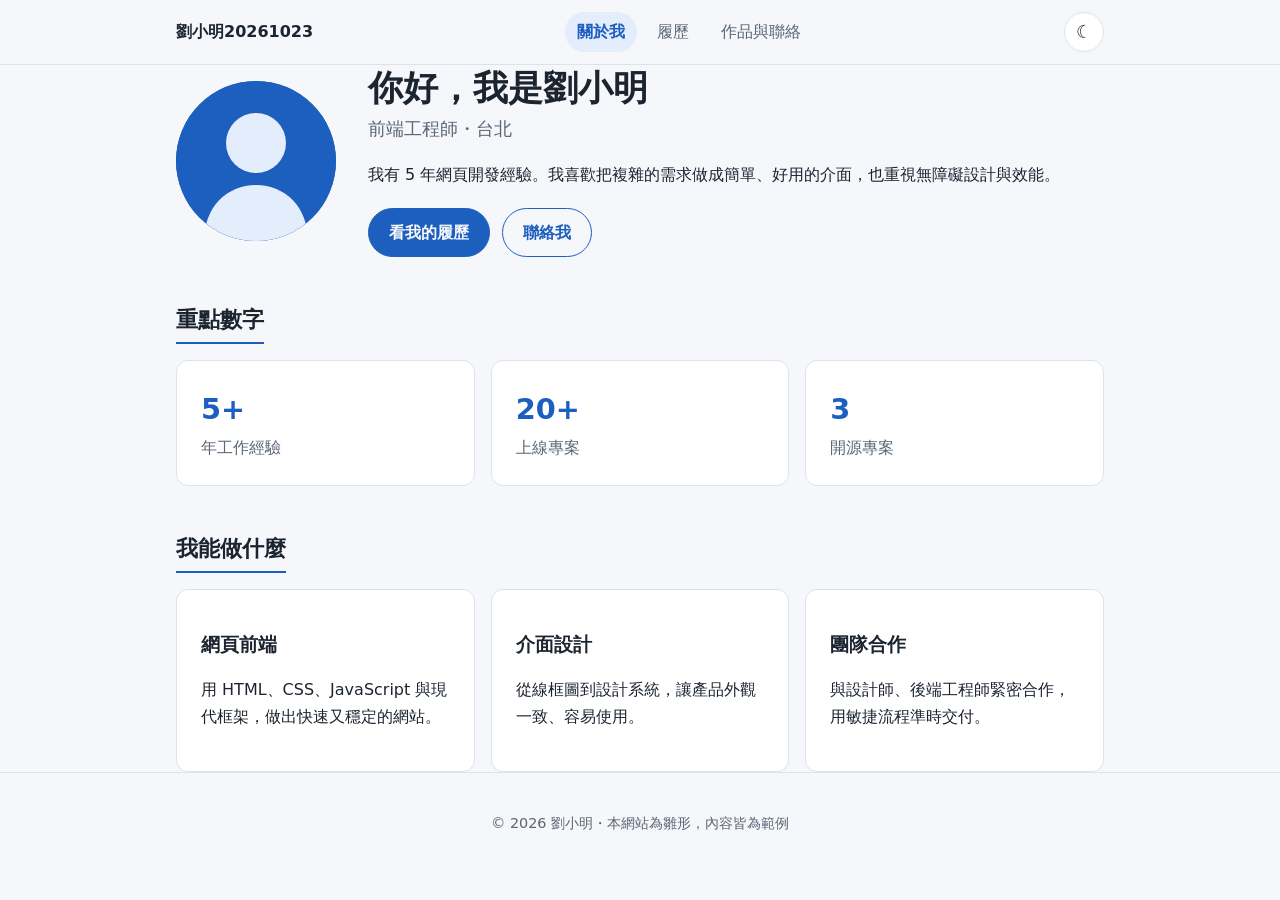
<file: index.html>
<!DOCTYPE html>
<html lang="zh-Hant">
<head>
  <meta charset="UTF-8">
  <meta name="viewport" content="width=device-width, initial-scale=1">
  <title>劉小明20261023｜個人履歷</title>
  <meta name="description" content="劉小明的個人履歷網站雛形">
  <link rel="stylesheet" href="css/style.css">
  <script src="js/main.js" defer></script>
</head>
<body>
  <header class="site-header">
    <nav class="nav container" aria-label="主選單">
      <a class="brand" href="index.html">劉小明20261023</a>
      <ul class="nav-links">
        <li><a href="index.html">關於我</a></li>
        <li><a href="resume.html">履歷</a></li>
        <li><a href="projects.html">作品與聯絡</a></li>
      </ul>
      <div class="nav-actions">
        <button class="icon-btn" id="theme-toggle" type="button" aria-label="切換主題">☾</button>
        <button class="icon-btn menu-btn" id="menu-toggle" type="button" aria-label="開啟選單" aria-expanded="false">☰</button>
      </div>
    </nav>
  </header>

  <main class="container">
    <section class="hero">
      <img class="avatar" src="images/avatar.svg" alt="劉小明的大頭照" width="160" height="160">
      <div>
        <h1>你好，我是劉小明</h1>
        <p class="role">前端工程師・台北</p>
        <p>我有 5 年網頁開發經驗。我喜歡把複雜的需求做成簡單、好用的介面，也重視無障礙設計與效能。</p>
        <div class="actions">
          <a class="btn btn-primary" href="resume.html">看我的履歷</a>
          <a class="btn btn-ghost" href="projects.html#contact">聯絡我</a>
        </div>
      </div>
    </section>

    <section class="section">
      <h2 class="section-title">重點數字</h2>
      <div class="stats">
        <div class="card stat"><strong>5+</strong><span>年工作經驗</span></div>
        <div class="card stat"><strong>20+</strong><span>上線專案</span></div>
        <div class="card stat"><strong>3</strong><span>開源專案</span></div>
      </div>
    </section>

    <section class="section">
      <h2 class="section-title">我能做什麼</h2>
      <div class="grid">
        <div class="card">
          <h3>網頁前端</h3>
          <p>用 HTML、CSS、JavaScript 與現代框架，做出快速又穩定的網站。</p>
        </div>
        <div class="card">
          <h3>介面設計</h3>
          <p>從線框圖到設計系統，讓產品外觀一致、容易使用。</p>
        </div>
        <div class="card">
          <h3>團隊合作</h3>
          <p>與設計師、後端工程師緊密合作，用敏捷流程準時交付。</p>
        </div>
      </div>
    </section>
  </main>

  <footer class="site-footer">
    <p>© <span id="year"></span> 劉小明・本網站為雛形，內容皆為範例</p>
  </footer>
</body>
</html>
</file>
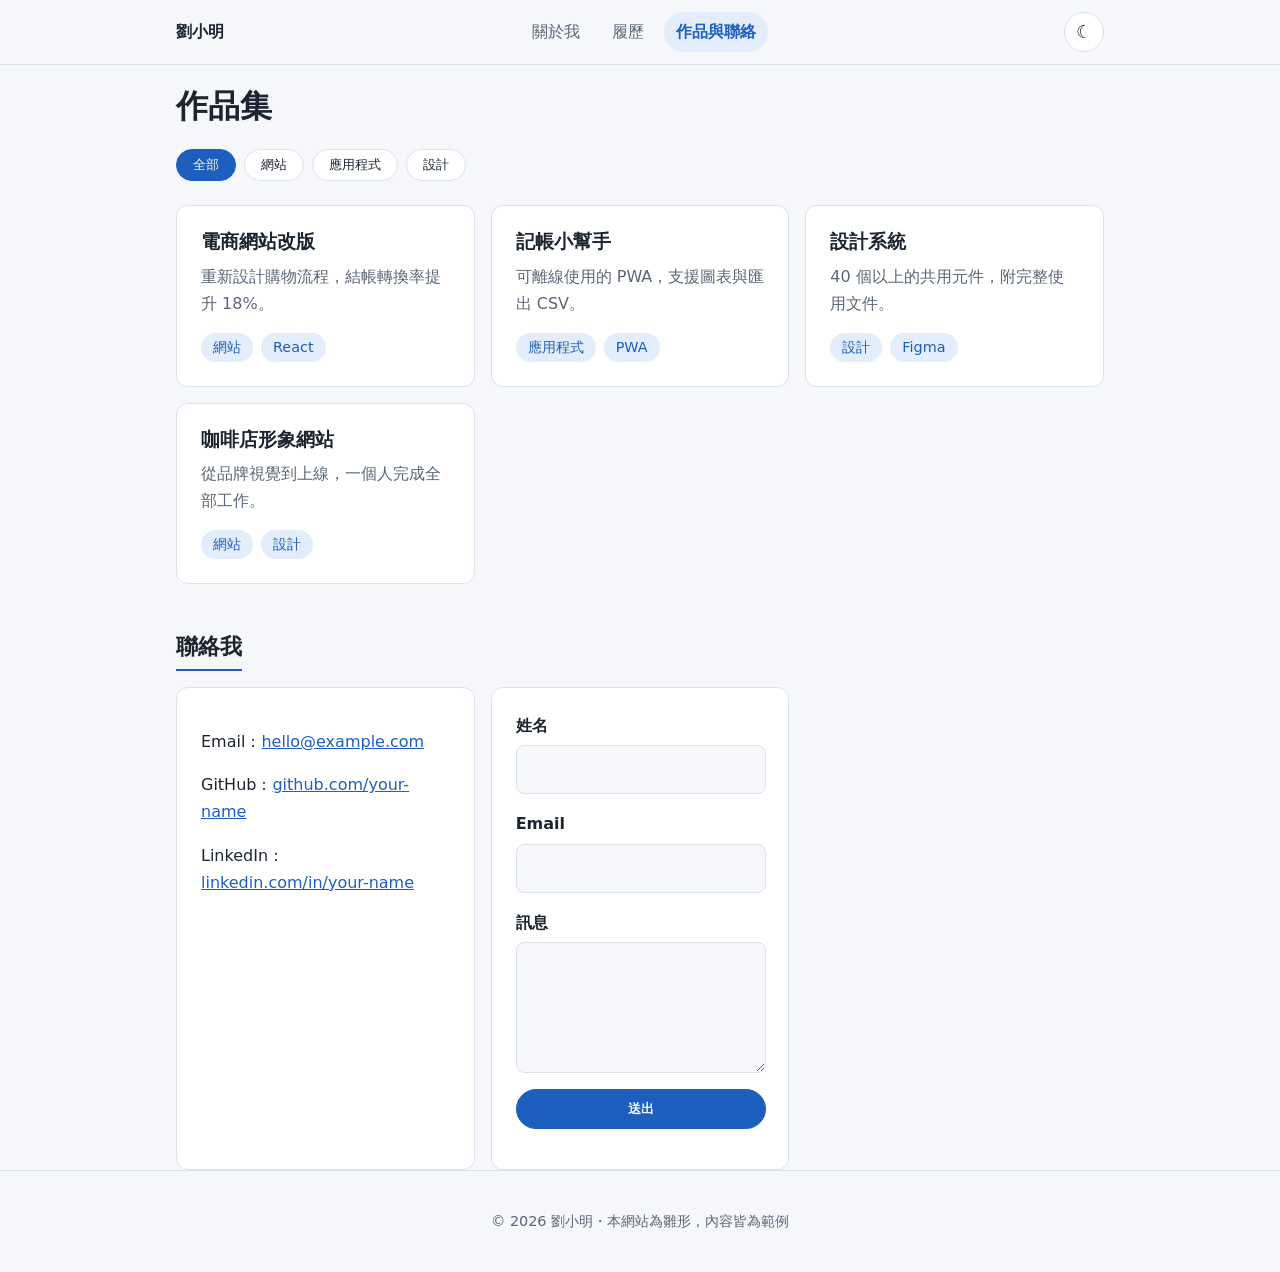
<file: projects.html>
<!DOCTYPE html>
<html lang="zh-Hant">
<head>
  <meta charset="UTF-8">
  <meta name="viewport" content="width=device-width, initial-scale=1">
  <title>作品與聯絡｜劉小明</title>
  <meta name="description" content="劉小明的作品集與聯絡方式">
  <link rel="stylesheet" href="css/style.css">
  <script src="js/main.js" defer></script>
</head>
<body>
  <header class="site-header">
    <nav class="nav container" aria-label="主選單">
      <a class="brand" href="index.html">劉小明</a>
      <ul class="nav-links">
        <li><a href="index.html">關於我</a></li>
        <li><a href="resume.html">履歷</a></li>
        <li><a href="projects.html">作品與聯絡</a></li>
      </ul>
      <div class="nav-actions">
        <button class="icon-btn" id="theme-toggle" type="button" aria-label="切換主題">☾</button>
        <button class="icon-btn menu-btn" id="menu-toggle" type="button" aria-label="開啟選單" aria-expanded="false">☰</button>
      </div>
    </nav>
  </header>

  <main class="container">
    <h1>作品集</h1>

    <div class="filters" role="group" aria-label="依類別篩選作品">
      <button class="filter-btn" type="button" data-filter="all" aria-pressed="true">全部</button>
      <button class="filter-btn" type="button" data-filter="web" aria-pressed="false">網站</button>
      <button class="filter-btn" type="button" data-filter="app" aria-pressed="false">應用程式</button>
      <button class="filter-btn" type="button" data-filter="design" aria-pressed="false">設計</button>
    </div>

    <div class="grid">
      <article class="card project" data-tags="web">
        <h3>電商網站改版</h3>
        <p>重新設計購物流程，結帳轉換率提升 18%。</p>
        <ul class="tags"><li>網站</li><li>React</li></ul>
      </article>
      <article class="card project" data-tags="app">
        <h3>記帳小幫手</h3>
        <p>可離線使用的 PWA，支援圖表與匯出 CSV。</p>
        <ul class="tags"><li>應用程式</li><li>PWA</li></ul>
      </article>
      <article class="card project" data-tags="design">
        <h3>設計系統</h3>
        <p>40 個以上的共用元件，附完整使用文件。</p>
        <ul class="tags"><li>設計</li><li>Figma</li></ul>
      </article>
      <article class="card project" data-tags="web design">
        <h3>咖啡店形象網站</h3>
        <p>從品牌視覺到上線，一個人完成全部工作。</p>
        <ul class="tags"><li>網站</li><li>設計</li></ul>
      </article>
    </div>

    <section class="section" id="contact">
      <h2 class="section-title">聯絡我</h2>
      <div class="grid">
        <div class="card">
          <p>Email：<a href="mailto:hello@example.com">hello@example.com</a></p>
          <p>GitHub：<a href="https://github.com/">github.com/your-name</a></p>
          <p>LinkedIn：<a href="https://www.linkedin.com/">linkedin.com/in/your-name</a></p>
        </div>
        <form class="card form" id="contact-form">
          <label>姓名<input name="name" type="text" required autocomplete="name"></label>
          <label>Email<input name="email" type="email" required autocomplete="email"></label>
          <label>訊息<textarea name="message" rows="4" required></textarea></label>
          <button class="btn btn-primary" type="submit">送出</button>
          <p class="form-status" id="form-status" role="status"></p>
        </form>
      </div>
    </section>
  </main>

  <footer class="site-footer">
    <p>© <span id="year"></span> 劉小明・本網站為雛形，內容皆為範例</p>
  </footer>
</body>
</html>
</file>
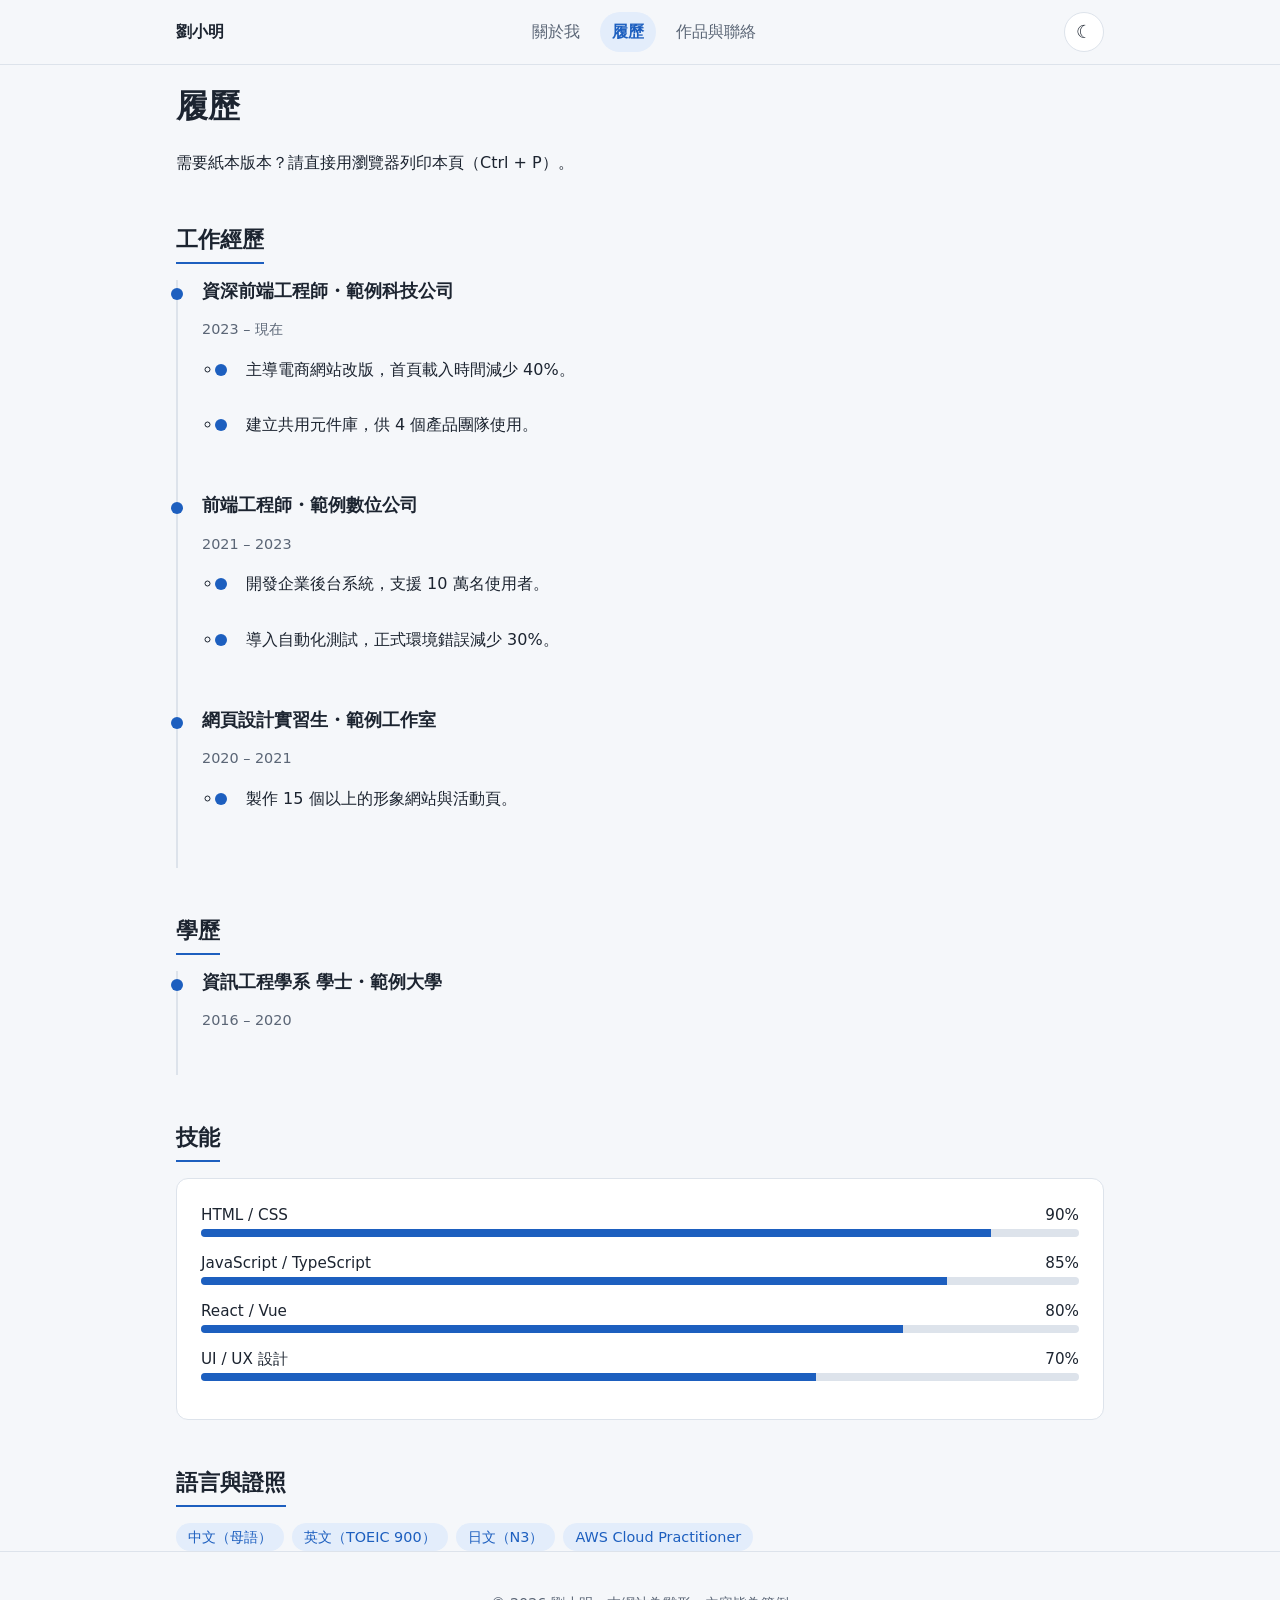
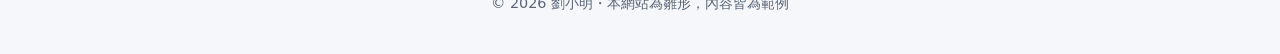
<file: resume.html>
<!DOCTYPE html>
<html lang="zh-Hant">
<head>
  <meta charset="UTF-8">
  <meta name="viewport" content="width=device-width, initial-scale=1">
  <title>履歷｜劉小明</title>
  <meta name="description" content="劉小明的工作經歷、學歷與技能">
  <link rel="stylesheet" href="css/style.css">
  <script src="js/main.js" defer></script>
</head>
<body>
  <header class="site-header">
    <nav class="nav container" aria-label="主選單">
      <a class="brand" href="index.html">劉小明</a>
      <ul class="nav-links">
        <li><a href="index.html">關於我</a></li>
        <li><a href="resume.html">履歷</a></li>
        <li><a href="projects.html">作品與聯絡</a></li>
      </ul>
      <div class="nav-actions">
        <button class="icon-btn" id="theme-toggle" type="button" aria-label="切換主題">☾</button>
        <button class="icon-btn menu-btn" id="menu-toggle" type="button" aria-label="開啟選單" aria-expanded="false">☰</button>
      </div>
    </nav>
  </header>

  <main class="container">
    <h1>履歷</h1>
    <p>需要紙本版本？請直接用瀏覽器列印本頁（Ctrl + P）。</p>

    <section class="section">
      <h2 class="section-title">工作經歷</h2>
      <ol class="timeline">
        <li>
          <h3>資深前端工程師・範例科技公司</h3>
          <p class="meta">2023 – 現在</p>
          <ul>
            <li>主導電商網站改版，首頁載入時間減少 40%。</li>
            <li>建立共用元件庫，供 4 個產品團隊使用。</li>
          </ul>
        </li>
        <li>
          <h3>前端工程師・範例數位公司</h3>
          <p class="meta">2021 – 2023</p>
          <ul>
            <li>開發企業後台系統，支援 10 萬名使用者。</li>
            <li>導入自動化測試，正式環境錯誤減少 30%。</li>
          </ul>
        </li>
        <li>
          <h3>網頁設計實習生・範例工作室</h3>
          <p class="meta">2020 – 2021</p>
          <ul>
            <li>製作 15 個以上的形象網站與活動頁。</li>
          </ul>
        </li>
      </ol>
    </section>

    <section class="section">
      <h2 class="section-title">學歷</h2>
      <ol class="timeline">
        <li>
          <h3>資訊工程學系 學士・範例大學</h3>
          <p class="meta">2016 – 2020</p>
        </li>
      </ol>
    </section>

    <section class="section">
      <h2 class="section-title">技能</h2>
      <div class="card">
        <div class="skill">
          <div class="skill-head"><span>HTML / CSS</span><span>90%</span></div>
          <div class="bar"><span data-level="90"></span></div>
        </div>
        <div class="skill">
          <div class="skill-head"><span>JavaScript / TypeScript</span><span>85%</span></div>
          <div class="bar"><span data-level="85"></span></div>
        </div>
        <div class="skill">
          <div class="skill-head"><span>React / Vue</span><span>80%</span></div>
          <div class="bar"><span data-level="80"></span></div>
        </div>
        <div class="skill">
          <div class="skill-head"><span>UI / UX 設計</span><span>70%</span></div>
          <div class="bar"><span data-level="70"></span></div>
        </div>
      </div>
    </section>

    <section class="section">
      <h2 class="section-title">語言與證照</h2>
      <ul class="tags">
        <li>中文（母語）</li>
        <li>英文（TOEIC 900）</li>
        <li>日文（N3）</li>
        <li>AWS Cloud Practitioner</li>
      </ul>
    </section>
  </main>

  <footer class="site-footer">
    <p>© <span id="year"></span> 劉小明・本網站為雛形，內容皆為範例</p>
  </footer>
</body>
</html>
</file>
<file: css/style.css>
:root {
  --bg: #f5f7fa;
  --surface: #ffffff;
  --text: #1c2430;
  --muted: #5b6676;
  --line: #dde3eb;
  --accent: #1d5fbf;
  --accent-soft: #e3edfb;
  --radius: 12px;
  --max: 960px;
  font-family: "Noto Sans TC", "Microsoft JhengHei", system-ui, sans-serif;
}

:root[data-theme="dark"] {
  --bg: #121722;
  --surface: #1a212d;
  --text: #e5e9f0;
  --muted: #98a3b3;
  --line: #2a3342;
  --accent: #6ea8fe;
  --accent-soft: #1b2d4a;
}

* { box-sizing: border-box; }

body {
  margin: 0;
  background: var(--bg);
  color: var(--text);
  line-height: 1.7;
}

a { color: var(--accent); }

.container {
  max-width: var(--max);
  margin: 0 auto;
  padding: 0 16px;
}

/* Header and navigation */
.site-header {
  position: sticky;
  top: 0;
  z-index: 10;
  background: var(--bg);
  border-bottom: 1px solid var(--line);
}

.nav {
  display: flex;
  align-items: center;
  justify-content: space-between;
  height: 64px;
}

.brand {
  font-weight: 700;
  color: var(--text);
  text-decoration: none;
}

.nav-links {
  display: flex;
  gap: 8px;
  list-style: none;
  margin: 0;
  padding: 0;
}

.nav-links a {
  display: block;
  padding: 6px 12px;
  border-radius: 999px;
  color: var(--muted);
  text-decoration: none;
}

.nav-links a:hover { color: var(--text); }

.nav-links a.active {
  background: var(--accent-soft);
  color: var(--accent);
  font-weight: 600;
}

.nav-actions { display: flex; gap: 8px; }

.icon-btn {
  width: 40px;
  height: 40px;
  border: 1px solid var(--line);
  border-radius: 50%;
  background: var(--surface);
  color: var(--text);
  cursor: pointer;
  font-size: 18px;
}

.menu-btn { display: none; }

/* Common blocks */
main { padding: 48px 0 64px; }

h1, h2, h3 { line-height: 1.3; }

.section { margin-top: 48px; }

.section-title {
  font-size: 1.4rem;
  margin: 0 0 16px;
  padding-bottom: 8px;
  border-bottom: 2px solid var(--accent);
  display: inline-block;
}

.card {
  background: var(--surface);
  border: 1px solid var(--line);
  border-radius: var(--radius);
  padding: 24px;
}

.btn {
  display: inline-block;
  padding: 10px 20px;
  border-radius: 999px;
  border: 1px solid var(--accent);
  text-decoration: none;
  font-weight: 600;
}

.btn-primary { background: var(--accent); color: var(--bg); }
.btn-ghost { color: var(--accent); }

.tags {
  display: flex;
  flex-wrap: wrap;
  gap: 8px;
  list-style: none;
  margin: 0;
  padding: 0;
}

.tags li {
  padding: 2px 12px;
  border-radius: 999px;
  background: var(--accent-soft);
  color: var(--accent);
  font-size: 0.9rem;
}

/* Home */
.hero {
  display: grid;
  grid-template-columns: 160px 1fr;
  gap: 32px;
  align-items: center;
}

.avatar {
  width: 160px;
  height: 160px;
  border-radius: 50%;
  background: var(--accent);
  color: var(--bg);
  display: grid;
  place-items: center;
  font-size: 3.5rem;
  font-weight: 700;
  object-fit: cover;
}

.hero h1 { margin: 0; font-size: 2.2rem; }
.hero .role { margin: 4px 0 16px; color: var(--muted); font-size: 1.1rem; }
.hero .actions { display: flex; flex-wrap: wrap; gap: 12px; margin-top: 20px; }

.stats {
  display: grid;
  grid-template-columns: repeat(3, 1fr);
  gap: 16px;
}

.stat strong { display: block; font-size: 1.8rem; color: var(--accent); }
.stat span { color: var(--muted); }

/* Resume timeline */
.timeline {
  list-style: none;
  margin: 0;
  padding: 0;
  border-left: 2px solid var(--line);
}

.timeline li {
  position: relative;
  padding: 0 0 28px 24px;
}

.timeline li::before {
  content: "";
  position: absolute;
  left: -7px;
  top: 8px;
  width: 12px;
  height: 12px;
  border-radius: 50%;
  background: var(--accent);
}

.timeline h3 { margin: 0; font-size: 1.1rem; }
.timeline .meta { color: var(--muted); font-size: 0.9rem; }
.timeline ul { margin: 8px 0 0; padding-left: 20px; }

.skill { margin-bottom: 14px; }
.skill-head { display: flex; justify-content: space-between; font-size: 0.95rem; }

.bar {
  height: 8px;
  border-radius: 999px;
  background: var(--line);
  overflow: hidden;
}

.bar span {
  display: block;
  height: 100%;
  width: 0;
  background: var(--accent);
  transition: width 0.8s ease;
}

/* Projects */
.filters { display: flex; flex-wrap: wrap; gap: 8px; margin-bottom: 24px; }

.filter-btn {
  padding: 6px 16px;
  border: 1px solid var(--line);
  border-radius: 999px;
  background: var(--surface);
  color: var(--text);
  cursor: pointer;
}

.filter-btn[aria-pressed="true"] {
  background: var(--accent);
  border-color: var(--accent);
  color: var(--bg);
}

.grid {
  display: grid;
  grid-template-columns: repeat(auto-fill, minmax(260px, 1fr));
  gap: 16px;
}

.project h3 { margin: 0 0 8px; }
.project p { color: var(--muted); margin: 0 0 16px; }
.project[hidden] { display: none; }

.form { display: grid; gap: 16px; }
.form label { display: grid; gap: 6px; font-weight: 600; }

.form input,
.form textarea {
  font: inherit;
  padding: 10px 12px;
  border: 1px solid var(--line);
  border-radius: 8px;
  background: var(--bg);
  color: var(--text);
}

.form-status { margin: 0; color: var(--accent); font-weight: 600; }

.site-footer {
  border-top: 1px solid var(--line);
  padding: 24px 0;
  color: var(--muted);
  font-size: 0.9rem;
  text-align: center;
}

/* Phone layout */
@media (max-width: 640px) {
  .menu-btn { display: inline-block; }

  .nav-links {
    display: none;
    position: absolute;
    top: 64px;
    left: 0;
    right: 0;
    flex-direction: column;
    padding: 8px 16px 16px;
    background: var(--bg);
    border-bottom: 1px solid var(--line);
  }

  .nav-links.open { display: flex; }

  .hero { grid-template-columns: 1fr; text-align: center; }
  .avatar { margin: 0 auto; }
  .hero .actions { justify-content: center; }
  .stats { grid-template-columns: 1fr; }
}

@media print {
  .site-header, .site-footer, .nav-actions { display: none; }
  body { background: #fff; }
}
</file>
